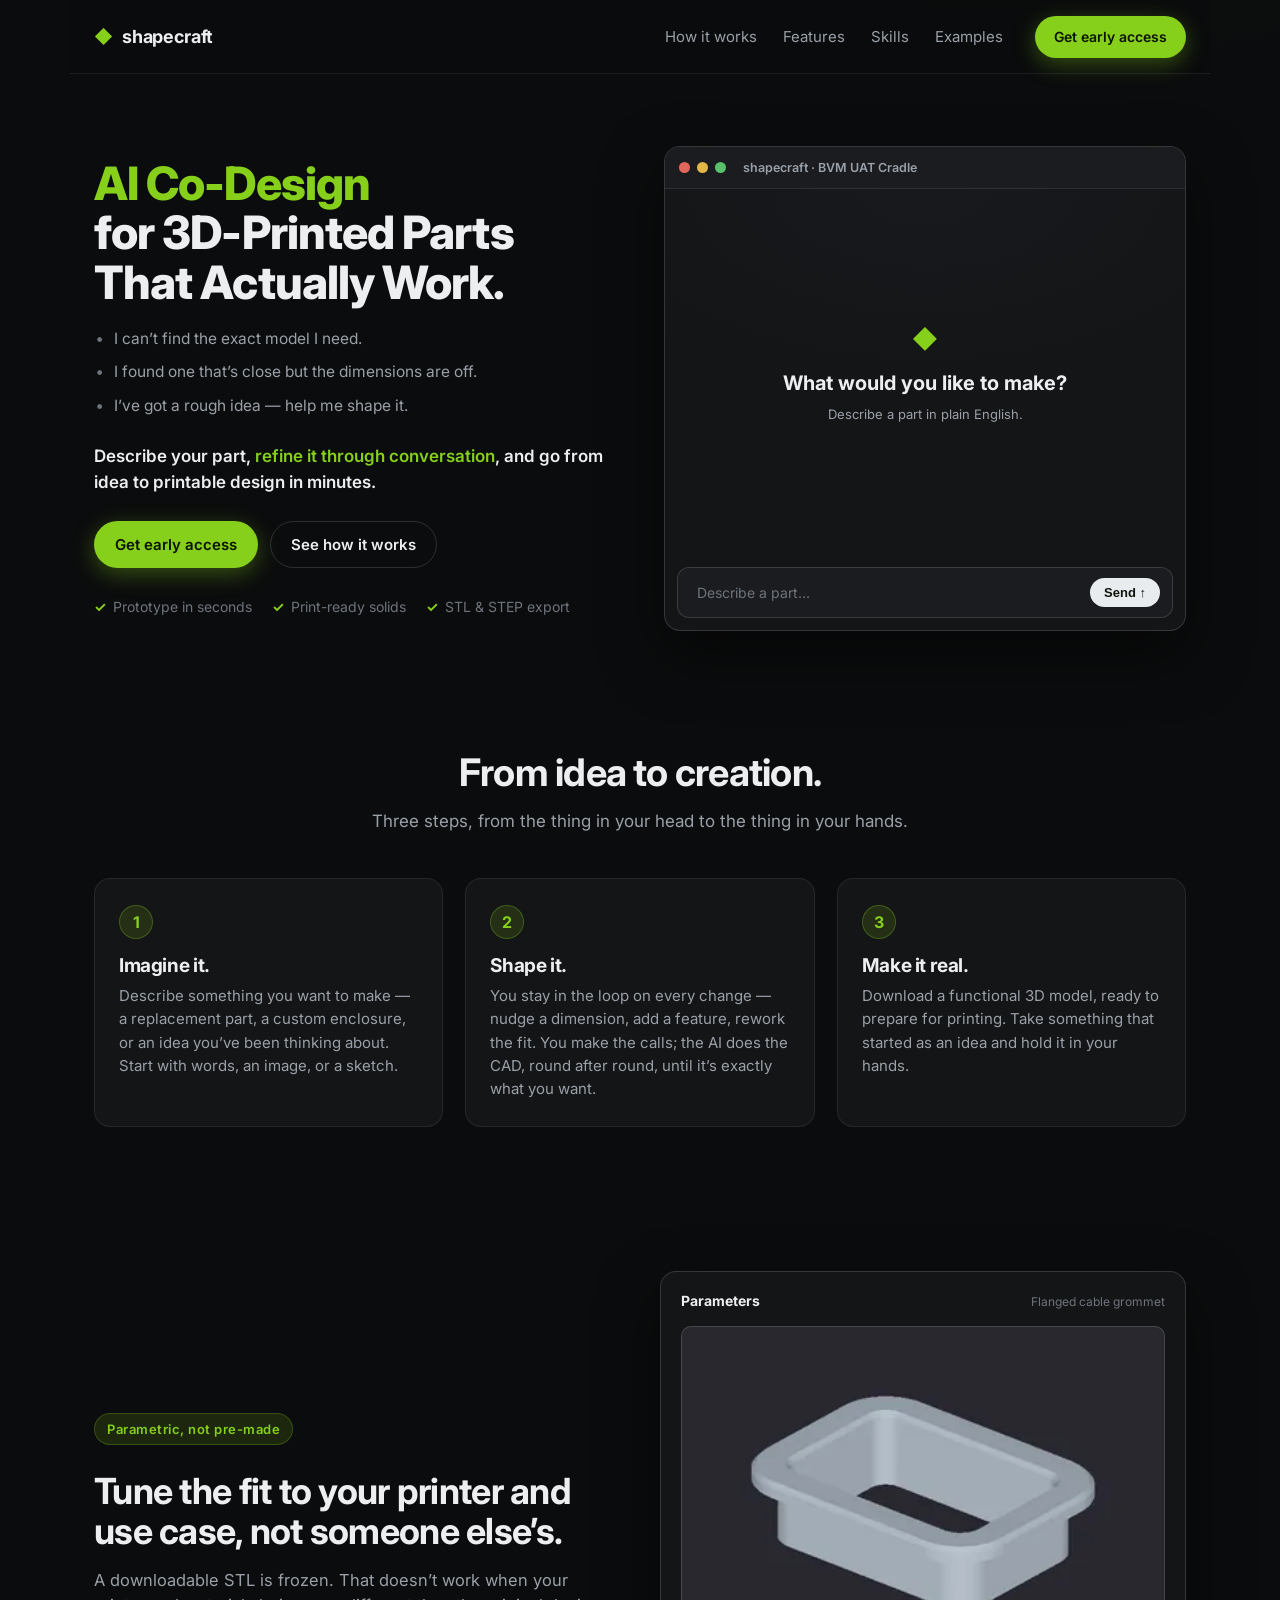
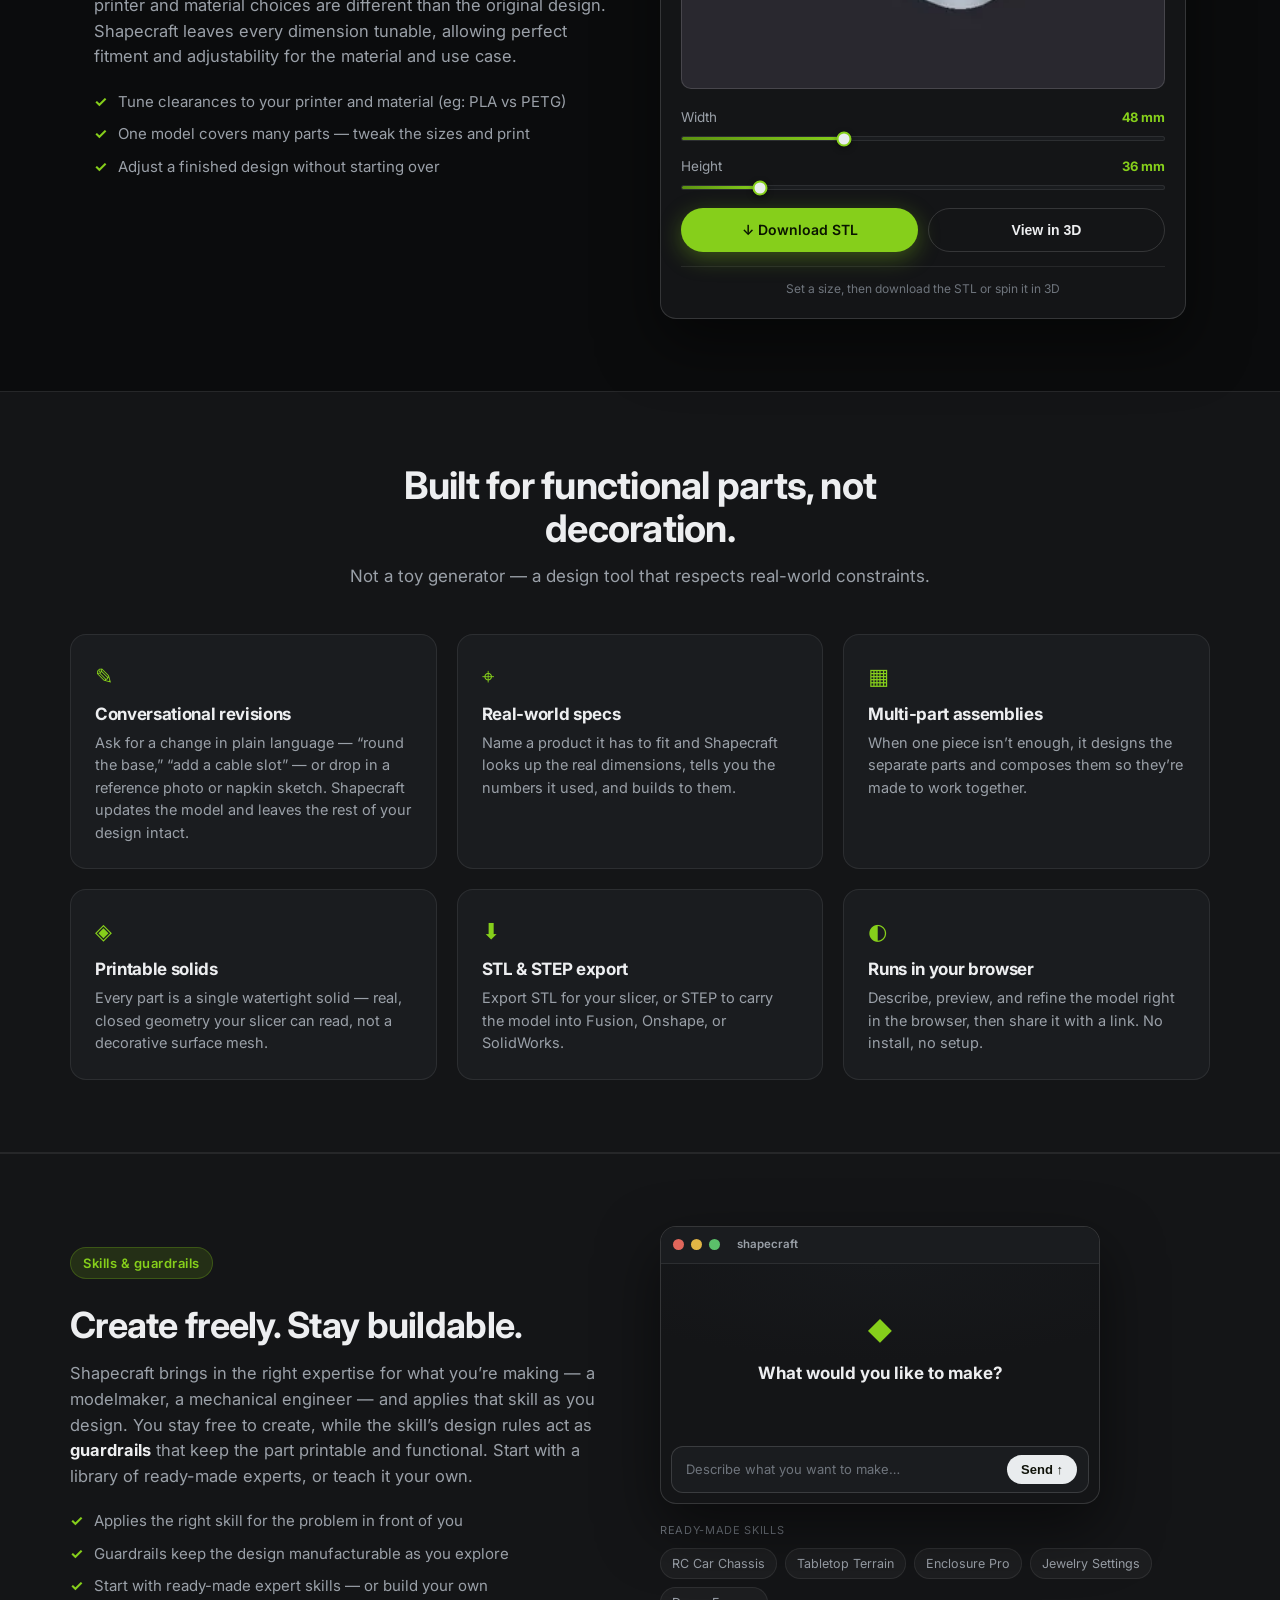
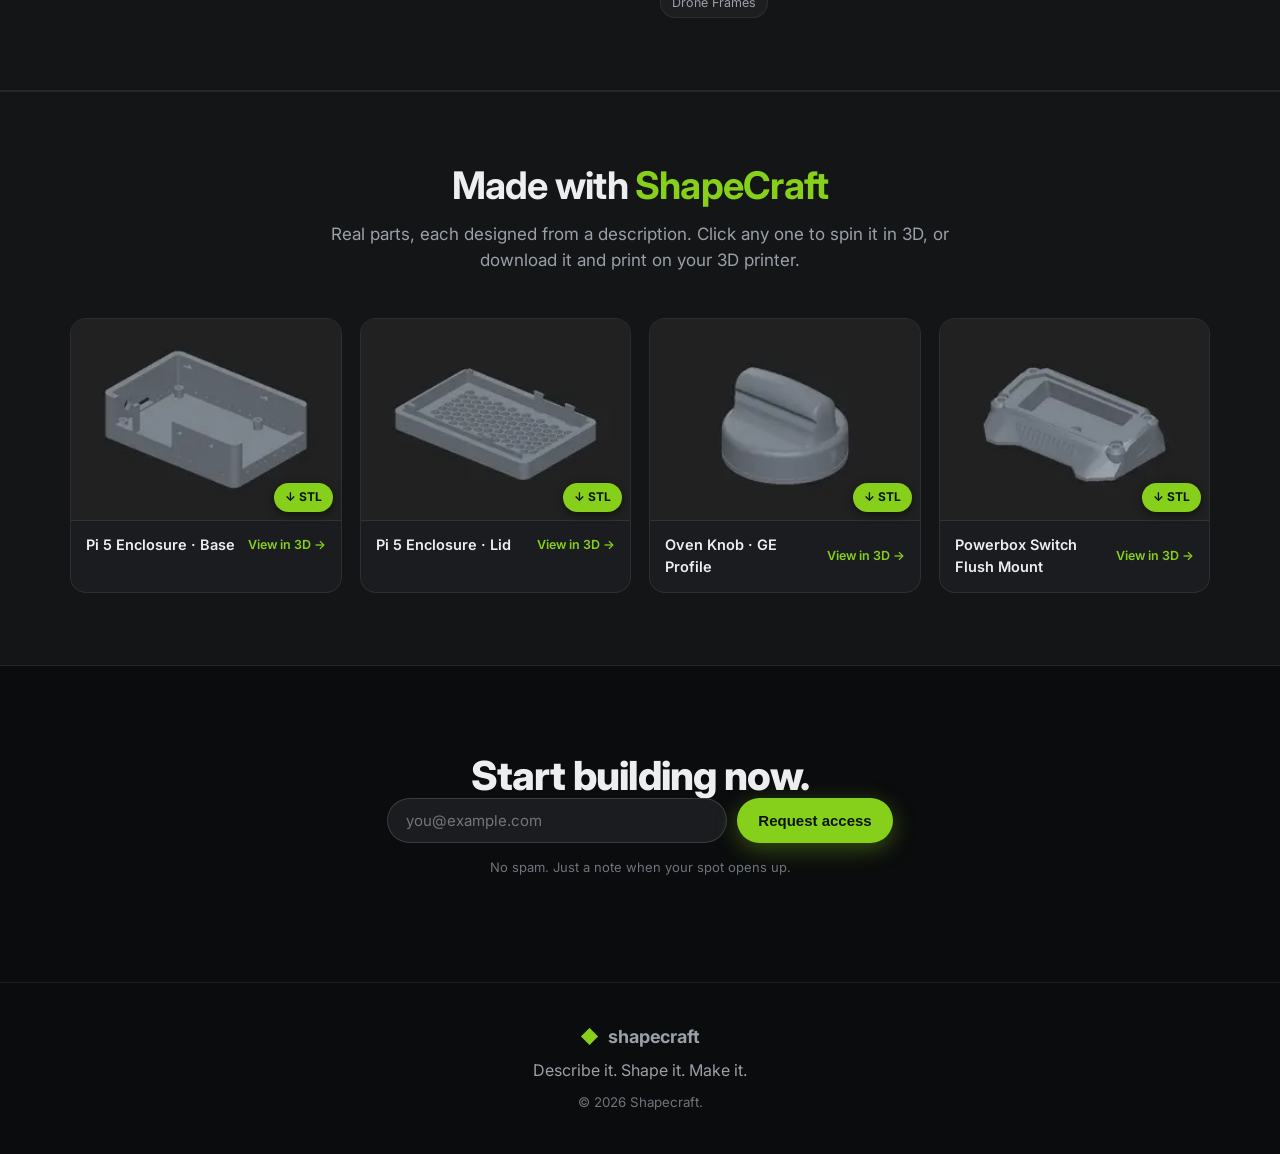
<file: index.html>
<!DOCTYPE html>
<html lang="en">
<head>
  <meta charset="UTF-8" />
  <meta name="viewport" content="width=device-width, initial-scale=1.0" />
  <title>Shapecraft — AI Co-Design for 3D-Printed Parts That Actually Work</title>
  <meta name="description" content="Can’t find the exact 3D model you need, or lack the CAD skills to design it? Shapecraft helps you create exactly what you need — no CAD experience required." />
  <meta property="og:title" content="Shapecraft — text to CAD for makers" />
  <meta property="og:description" content="Can’t find the exact 3D model you need, or lack the CAD skills to design it? Shapecraft helps you create exactly what you need — no CAD experience required." />
  <meta property="og:type" content="website" />
  <meta property="og:url" content="https://anupamdas2012.github.io/shapecraft-landing/" />
  <meta property="og:image" content="https://anupamdas2012.github.io/shapecraft-landing/assets/og.png" />
  <meta property="og:image:width" content="1200" />
  <meta property="og:image:height" content="630" />
  <meta name="twitter:card" content="summary_large_image" />
  <meta name="twitter:title" content="Shapecraft — text to CAD for makers" />
  <meta name="twitter:description" content="Can’t find the exact 3D model you need, or lack the CAD skills to design it? Shapecraft helps you create exactly what you need — no CAD experience required." />
  <meta name="twitter:image" content="https://anupamdas2012.github.io/shapecraft-landing/assets/og.png" />
  <link rel="preconnect" href="https://fonts.googleapis.com" />
  <link rel="preconnect" href="https://fonts.gstatic.com" crossorigin />
  <link href="https://fonts.googleapis.com/css2?family=Inter:wght@400;500;600;700;800&display=swap" rel="stylesheet" />
  <script type="importmap">
  {
    "imports": {
      "three": "https://cdn.jsdelivr.net/npm/three@0.160.0/build/three.module.js",
      "three/addons/": "https://cdn.jsdelivr.net/npm/three@0.160.0/examples/jsm/"
    }
  }
  </script>
  <link rel="stylesheet" href="styles.css" />
</head>
<body>
  <header class="nav">
    <a class="brand" href="#top" aria-label="Shapecraft home">
      <span class="brand-mark">◆</span><span class="brand-name">shapecraft</span>
    </a>
    <nav class="nav-links">
      <a href="#how">How it works</a>
      <a href="#features">Features</a>
      <a href="#skills">Skills</a>
      <a href="#gallery">Examples</a>
    </nav>
    <a class="btn btn-primary nav-cta" href="#cta">Get early access</a>
  </header>

  <main id="top">
    <!-- HERO -->
    <section class="hero">
      <div class="hero-copy">
        <h1><span class="accent">AI Co-Design</span><br />for 3D-Printed Parts<br />That Actually Work.</h1>
        <div class="hero-copy-rest">
        <ul class="pain-points">
          <li tabindex="0">
            <span class="pp-q">I can’t find the exact model I need.</span>
            <span class="pp-a"><span class="pp-a-inner"><span class="pp-who"><span class="pp-mark" aria-hidden="true">◆</span>Shapecraft</span><span class="pp-a-text">I can help you design that part. Let’s talk!</span></span></span>
          </li>
          <li tabindex="0">
            <span class="pp-q">I found one that’s close but the dimensions are off.</span>
            <span class="pp-a"><span class="pp-a-inner"><span class="pp-who"><span class="pp-mark" aria-hidden="true">◆</span>Shapecraft</span><span class="pp-a-text">Let’s make a design based off that, but we’ll make it parametric so you can fine-tune the dimensions.</span></span></span>
          </li>
          <li tabindex="0">
            <span class="pp-q">I’ve got a rough idea — help me shape it.</span>
            <span class="pp-a"><span class="pp-a-inner"><span class="pp-who"><span class="pp-mark" aria-hidden="true">◆</span>Shapecraft</span><span class="pp-a-text">Love it. Want to bring in an expert for your field and try a few variations?</span></span></span>
          </li>
        </ul>
        <p class="lede-lead">Describe your part, <span class="accent">refine it through conversation</span>, and go from idea to printable design in minutes.</p>
        <div class="hero-actions">
          <a class="btn btn-primary" href="#cta">Get early access</a>
          <a class="btn btn-ghost" href="#how">See how it works</a>
        </div>
        <ul class="hero-badges">
          <li>Prototype in seconds</li>
          <li>Print-ready solids</li>
          <li>STL &amp; STEP export</li>
        </ul>
        </div>
      </div>

      <!-- DEMO: shaping parts through conversation (JS plays a sequence of chapters) -->
      <div class="demo empty" id="demo" aria-label="Demo: shaping parts through conversation">
        <div class="demo-chrome">
          <span class="dot"></span><span class="dot"></span><span class="dot"></span>
          <span class="demo-tab">shapecraft</span>
        </div>
        <div class="demo-thread" id="demoThread">
          <div class="demo-empty">
            <span class="demo-empty-mark">◆</span>
            <span class="demo-empty-title">What would you like to make?</span>
            <span class="demo-empty-sub">Describe a part in plain English.</span>
          </div>
        </div>
        <div class="demo-composer">
          <div class="demo-field">
            <span class="demo-typed"></span><span class="demo-caret" aria-hidden="true"></span>
            <span class="demo-placeholder">Describe a part…</span>
          </div>
          <button class="demo-send" type="button" tabindex="-1">Send ↑</button>
        </div>
        <div class="demo-spin" aria-hidden="true">
          <video class="demo-spin-vid" muted loop playsinline></video>
          <img class="demo-spin-photo" alt="" />
          <span class="demo-spin-tag"></span>
        </div>
      </div>
    </section>

    <!-- HOW IT WORKS -->
    <section class="section" id="how">
      <div class="section-head">
        <h2>From idea to creation.</h2>
        <p>Three steps, from the thing in your head to the thing in your hands.</p>
      </div>
      <ol class="steps">
        <li>
          <div class="step-num">1</div>
          <h3>Imagine it.</h3>
          <p>Describe something you want to make — a replacement part, a custom enclosure, or an idea you’ve been thinking about. Start with words, an image, or a sketch.</p>
        </li>
        <li>
          <div class="step-num">2</div>
          <h3>Shape it.</h3>
          <p>You stay in the loop on every change — nudge a dimension, add a feature, rework the fit. You make the calls; the AI does the CAD, round after round, until it’s exactly what you want.</p>
        </li>
        <li>
          <div class="step-num">3</div>
          <h3>Make it real.</h3>
          <p>Download a functional 3D model, ready to prepare for printing. Take something that started as an idea and hold it in your hands.</p>
        </li>
      </ol>
    </section>

    <!-- PARAMETRIC -->
    <section class="section" id="parametric">
      <div class="param">
        <div class="param-copy">
          <div class="eyebrow">Parametric, not pre-made</div>
          <h2>Tune the fit to your printer and use case, not someone else’s.</h2>
          <p>A downloadable STL is frozen. That doesn’t work when your printer and material choices are different than the original design. Shapecraft leaves every dimension tunable, allowing perfect fitment and adjustability for the material and use case.</p>
          <ul class="param-points">
            <li>Tune clearances to your printer and material (eg: PLA vs PETG)</li>
            <li>One model covers many parts — tweak the sizes and print</li>
            <li>Adjust a finished design without starting over</li>
          </ul>
        </div>
        <div class="param-panel" id="paramPanel" aria-hidden="true">
          <div class="param-panel-head"><span>Parameters</span><span class="param-panel-sub">Flanged cable grommet</span></div>
          <div class="grommet-view" id="grommetView" role="img" aria-label="Preview of the cable grommet resizing as width and height change"></div>
          <div class="p-slider" data-param="width" data-unit="mm">
            <div class="p-row"><span class="p-label">Width</span><span class="p-val">60 mm</span></div>
            <div class="p-track"><div class="p-fill"></div><div class="p-thumb"></div></div>
          </div>
          <div class="p-slider" data-param="height" data-unit="mm">
            <div class="p-row"><span class="p-label">Height</span><span class="p-val">60 mm</span></div>
            <div class="p-track"><div class="p-fill"></div><div class="p-thumb"></div></div>
          </div>
          <div class="param-actions">
            <a class="btn btn-primary param-dl" id="grommetDl" download>↓ Download STL</a>
            <button class="btn btn-ghost param-view" id="grommetView3d" type="button">View in 3D</button>
          </div>
          <div class="param-panel-foot">Set a size, then download the STL or spin it in 3D</div>
        </div>
      </div>
    </section>

    <!-- FEATURES -->
    <section class="section section-alt" id="features">
      <div class="section-head">
        <h2>Built for functional parts, not decoration.</h2>
        <p>Not a toy generator — a design tool that respects real-world constraints.</p>
      </div>
      <div class="features">
        <article class="feature">
          <div class="feature-ico">✎</div>
          <h3>Conversational revisions</h3>
          <p>Ask for a change in plain language — “round the base,” “add a cable slot” — or drop in a reference photo or napkin sketch. Shapecraft updates the model and leaves the rest of your design intact.</p>
        </article>
        <article class="feature">
          <div class="feature-ico">⌖</div>
          <h3>Real-world specs</h3>
          <p>Name a product it has to fit and Shapecraft looks up the real dimensions, tells you the numbers it used, and builds to them.</p>
        </article>
        <article class="feature">
          <div class="feature-ico">▦</div>
          <h3>Multi-part assemblies</h3>
          <p>When one piece isn’t enough, it designs the separate parts and composes them so they’re made to work together.</p>
        </article>
        <article class="feature">
          <div class="feature-ico">◈</div>
          <h3>Printable solids</h3>
          <p>Every part is a single watertight solid — real, closed geometry your slicer can read, not a decorative surface mesh.</p>
        </article>
        <article class="feature">
          <div class="feature-ico">⬇</div>
          <h3>STL &amp; STEP export</h3>
          <p>Export STL for your slicer, or STEP to carry the model into Fusion, Onshape, or SolidWorks.</p>
        </article>
        <article class="feature">
          <div class="feature-ico">◐</div>
          <h3>Runs in your browser</h3>
          <p>Describe, preview, and refine the model right in the browser, then share it with a link. No install, no setup.</p>
        </article>
      </div>
    </section>

    <!-- SKILLS -->
    <section class="section section-alt" id="skills">
      <div class="skills">
        <div class="skills-copy">
          <div class="eyebrow">Skills &amp; guardrails</div>
          <h2>Create freely. Stay buildable.</h2>
          <p>Shapecraft brings in the right expertise for what you’re making — a modelmaker, a mechanical engineer — and applies that skill as you design. You stay free to create, while the skill’s design rules act as <strong>guardrails</strong> that keep the part printable and functional. Start with a library of ready-made experts, or teach it your own.</p>
          <ul class="param-points">
            <li>Applies the right skill for the problem in front of you</li>
            <li>Guardrails keep the design manufacturable as you explore</li>
            <li>Start with ready-made expert skills — or build your own</li>
          </ul>
        </div>
        <div class="skills-demo">
          <div class="skill-sim demo empty" id="skillSim" aria-label="Expert suggestion demo">
            <div class="demo-chrome">
              <span class="dot"></span><span class="dot"></span><span class="dot"></span>
              <span class="demo-tab">shapecraft</span>
            </div>
            <div class="demo-thread sim-thread">
              <div class="demo-empty"><span class="demo-empty-mark">◆</span><span class="demo-empty-title">What would you like to make?</span></div>
              <div class="d-msg user" hidden></div>
              <div class="d-msg bot" hidden>
                <p>Sure — want me to use the <strong>Architectural Modelmaker</strong> expert for this?</p>
                <div class="sim-expert">
                  <span class="skill-ava" aria-hidden="true">🤖</span>
                  <span class="skill-meta"><span class="skill-kind">Expert skill</span><span class="skill-title">Architectural Modelmaker</span></span>
                  <button class="sim-use" type="button" tabindex="-1">Use expert →</button>
                </div>
              </div>
            </div>
            <div class="demo-composer">
              <div class="demo-field"><span class="demo-typed"></span><span class="demo-caret" aria-hidden="true"></span><span class="demo-placeholder">Describe what you want to make…</span></div>
              <button class="demo-send" type="button" tabindex="-1">Send ↑</button>
            </div>
          </div>
          <div class="skill-hub">
            <span class="skill-hub-label">Ready-made skills</span>
            <div class="skill-chips">
              <span>RC Car Chassis</span><span>Tabletop Terrain</span><span>Enclosure Pro</span><span>Jewelry Settings</span><span>Drone Frames</span>
            </div>
          </div>
        </div>
      </div>
    </section>

    <!-- GALLERY -->
    <section class="section section-alt" id="gallery">
      <div class="section-head">
        <h2>Made with <span class="accent">ShapeCraft</span></h2>
        <p>Real parts, each designed from a description. Click any one to spin it in 3D, or download it and print on your 3D printer.</p>
      </div>
      <div class="market-grid">
        <figure class="listing" tabindex="0" role="button" data-model="assets/models/base.stl" data-title="Pi 5 Enclosure · Base" data-prompt="create a snap-fit enclosure for a Raspberry Pi 5" aria-label="View the Pi 5 Enclosure Base in 3D">
          <div class="listing-thumb spin" style="background-image:url('assets/market/spin/base.webp')" data-frames="24">
            <a class="listing-dl" href="assets/models/base.stl" download="Pi5-Enclosure-Base.stl">↓ STL</a>
          </div>
          <figcaption><span class="listing-title">Pi 5 Enclosure · Base</span><span class="listing-view">View in 3D →</span></figcaption>
        </figure>
        <figure class="listing" tabindex="0" role="button" data-model="assets/models/lid.stl" data-title="Pi 5 Enclosure · Lid" data-prompt="create a snap-fit enclosure for a Raspberry Pi 5" aria-label="View the Pi 5 Enclosure · Lid in 3D">
          <div class="listing-thumb spin" style="background-image:url('assets/market/spin/lid.webp')" data-frames="24">
            <a class="listing-dl" href="assets/models/lid.stl" download="Pi5-Enclosure-Lid.stl">↓ STL</a>
          </div>
          <figcaption><span class="listing-title">Pi 5 Enclosure · Lid</span><span class="listing-view">View in 3D →</span></figcaption>
        </figure>
        <figure class="listing" tabindex="0" role="button" data-model="assets/models/knob.stl" data-title="Oven Knob · GE Profile" data-prompt="A replacement oven knob for a GE Profile range, with a D-shaft socket." data-refs="assets/gallery/knob-ref.jpg" aria-label="View the Oven Knob in 3D">
          <div class="listing-thumb spin" style="background-image:url('assets/market/spin/knob.webp')" data-frames="24">
            <a class="listing-dl" href="assets/models/knob.stl" download="Oven-Knob-GE-Profile.stl">↓ STL</a>
          </div>
          <figcaption><span class="listing-title">Oven Knob · GE Profile</span><span class="listing-view">View in 3D →</span></figcaption>
        </figure>
        <figure class="listing" tabindex="0" role="button" data-model="assets/models/switch.stl" data-title="Powerbox Switch Flush Mount" data-prompt="A flush-mount tray for a Powerbox switch, with a sci-fi, RED-camera aesthetic." data-refs="assets/gallery/switch-ref.jpg" aria-label="View the Powerbox Switch Flush Mount in 3D">
          <div class="listing-thumb spin" style="background-image:url('assets/market/spin/switch.webp')" data-frames="24">
            <a class="listing-dl" href="assets/models/switch.stl" download="Powerbox-Switch-Flush-Mount.stl">↓ STL</a>
          </div>
          <figcaption><span class="listing-title">Powerbox Switch Flush Mount</span><span class="listing-view">View in 3D →</span></figcaption>
        </figure>
      </div>
    </section>

    <!-- CTA -->
    <section class="cta" id="cta">
      <h2>Start building now.</h2>
      <form class="cta-form" id="accessForm" action="https://api.web3forms.com/submit" method="POST">
        <input type="hidden" name="access_key" value="d494d766-dccd-443a-bec5-3c5b9d102a58" />
        <input type="hidden" name="subject" value="New Shapecraft early-access signup" />
        <input type="hidden" name="from_name" value="Shapecraft early access" />
        <input type="hidden" name="redirect" value="https://shapecraft.ai/thanks.html" />
        <input type="checkbox" name="botcheck" class="hp" tabindex="-1" autocomplete="off" aria-hidden="true" />
        <input type="email" name="email" id="accessEmail" placeholder="you@example.com" aria-label="Email address" required />
        <button class="btn btn-primary" type="submit">Request access</button>
      </form>
      <small class="cta-note">No spam. Just a note when your spot opens up.</small>
    </section>
  </main>

  <footer class="footer">
    <div class="brand"><span class="brand-mark">◆</span><span class="brand-name">shapecraft</span></div>
    <p>Describe it. Shape it. Make it.</p>
    <small>© <span id="year"></span> Shapecraft.</small>
  </footer>

  <!-- Interactive 3D part viewer -->
  <div class="viewer" id="viewer" hidden role="dialog" aria-modal="true" aria-label="3D part viewer">
    <div class="viewer-backdrop" data-close></div>
    <div class="viewer-dialog">
      <div class="viewer-top">
        <span class="viewer-title"></span>
        <button class="viewer-close" type="button" aria-label="Close" data-close>✕</button>
      </div>
      <div class="viewer-stage"></div>
      <div class="viewer-info">
        <p class="viewer-prompt"><span class="viewer-ilabel">Prompt</span> <span class="viewer-prompt-text"></span></p>
        <div class="viewer-refs" hidden></div>
      </div>
      <div class="viewer-foot">
        <span class="viewer-hint">Drag to rotate · scroll to zoom</span>
        <div class="viewer-foot-right"><span class="viewer-status"></span><a class="viewer-dl btn btn-primary" download>↓ Download STL</a></div>
      </div>
    </div>
  </div>

  <script src="script.js"></script>
</body>
</html>
</file>
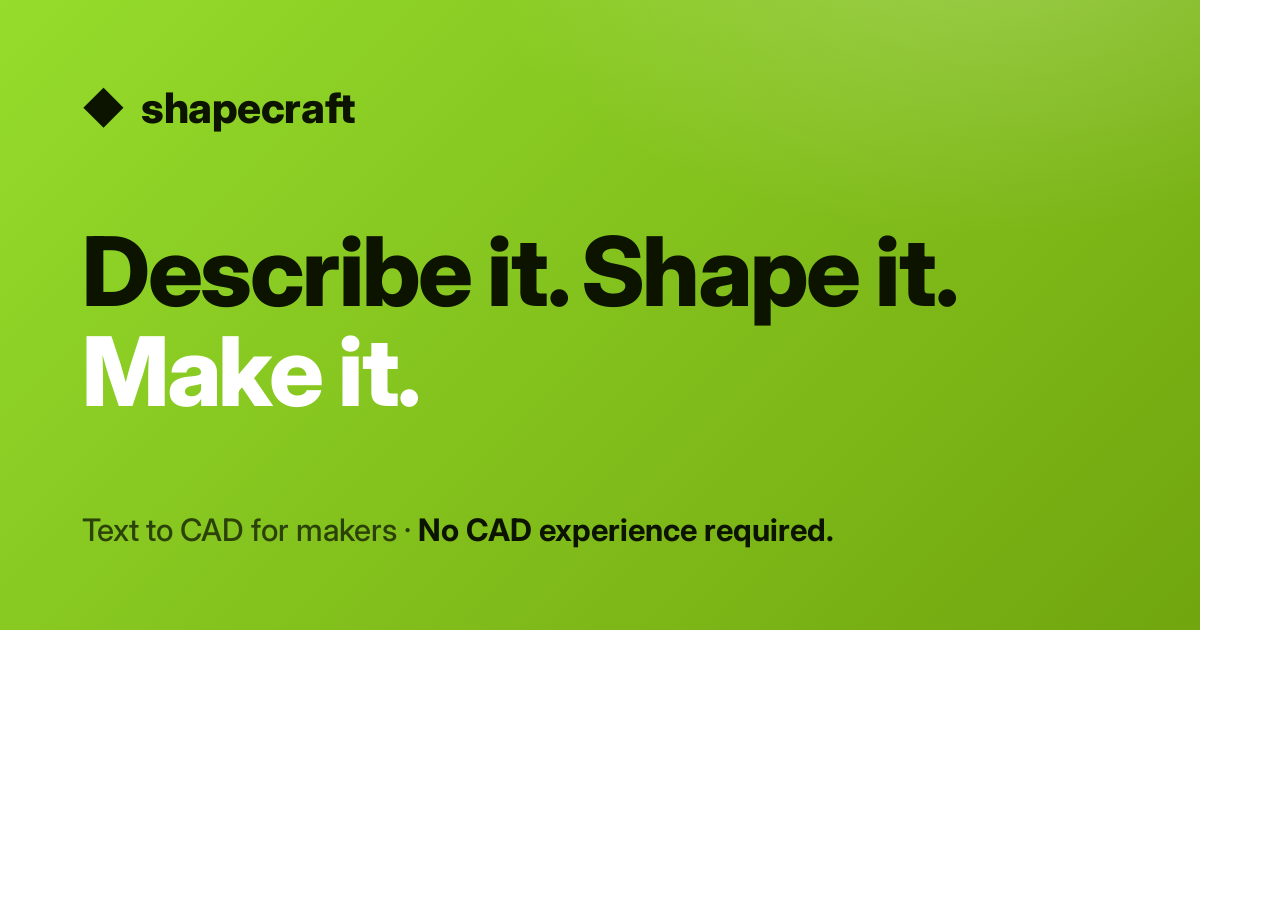
<file: og-card.html>
<!DOCTYPE html>
<html lang="en">
<head>
  <meta charset="UTF-8" />
  <link href="https://fonts.googleapis.com/css2?family=Inter:wght@400;600;700;800&display=swap" rel="stylesheet" />
  <style>
    * { margin: 0; box-sizing: border-box; }
    html, body { width: 1200px; height: 630px; }
    .card {
      width: 1200px; height: 630px; padding: 82px; overflow: hidden;
      background: radial-gradient(900px 560px at 82% -14%, rgba(255, 255, 255, .22), transparent 58%),
                  linear-gradient(135deg, #95dc2c 0%, #71a60e 100%);
      color: #0c1400; font-family: "Inter", system-ui, sans-serif;
      display: flex; flex-direction: column; justify-content: space-between;
    }
    .brand { display: flex; align-items: center; gap: 16px; }
    .brand .mark { color: #0c1400; font-size: 42px; }
    .brand .name { font-size: 42px; font-weight: 800; letter-spacing: -.01em; }
    h1 { font-size: 96px; font-weight: 800; line-height: 1.04; letter-spacing: -.025em; }
    h1 .accent { color: #ffffff; }
    .foot { font-size: 31px; color: rgba(12, 20, 0, .74); font-weight: 500; }
    .foot .g { color: #0c1400; font-weight: 700; }
  </style>
</head>
<body>
  <div class="card" id="card">
    <div class="brand"><span class="mark">◆</span><span class="name">shapecraft</span></div>
    <h1>Describe it. Shape it.<br /><span class="accent">Make it.</span></h1>
    <div class="foot">Text to CAD for makers · <span class="g">No CAD experience required.</span></div>
  </div>
</body>
</html>
</file>
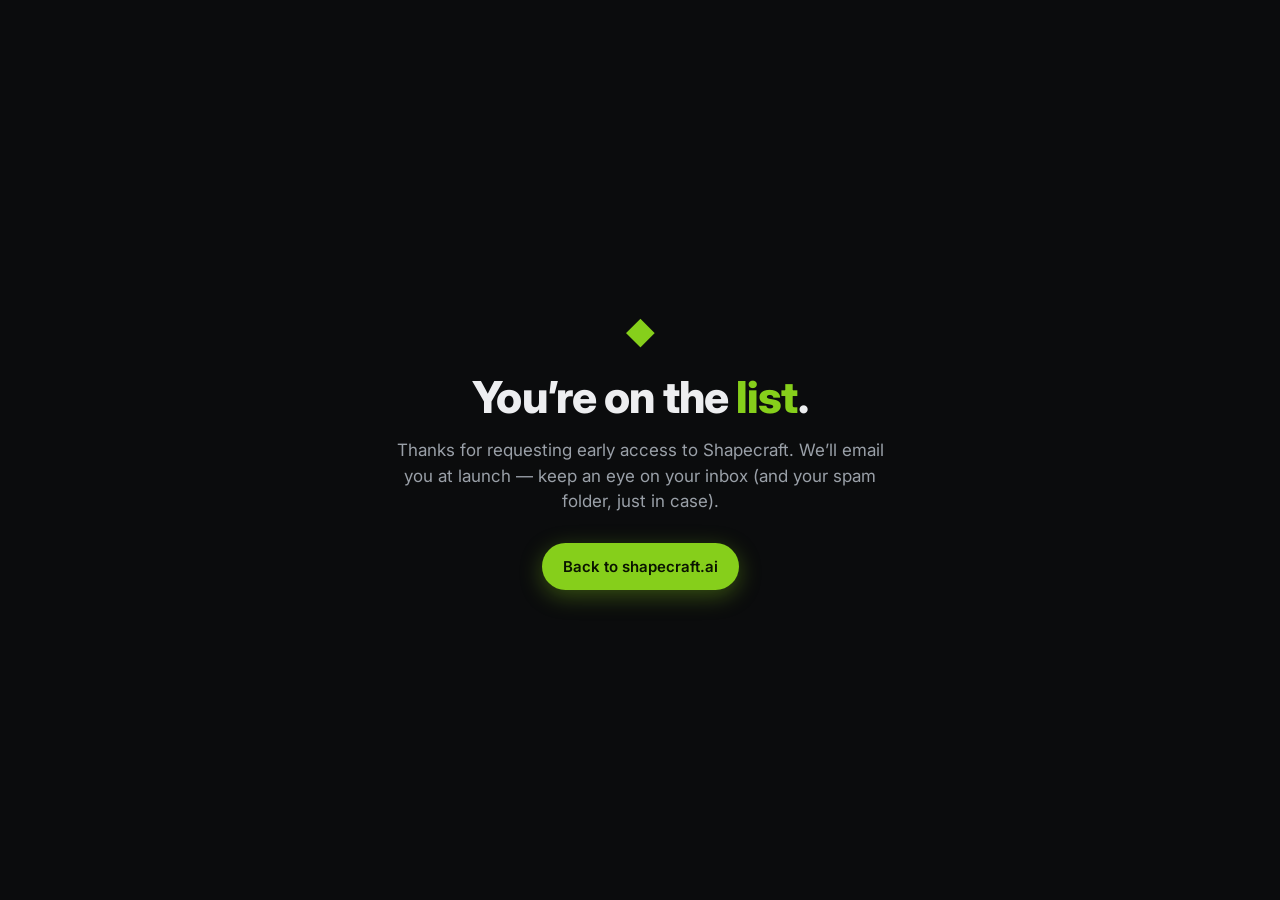
<file: thanks.html>
<!DOCTYPE html>
<html lang="en">
<head>
  <meta charset="UTF-8" />
  <meta name="viewport" content="width=device-width, initial-scale=1.0" />
  <title>You’re on the list — Shapecraft</title>
  <meta name="robots" content="noindex" />
  <link rel="preconnect" href="https://fonts.googleapis.com" />
  <link rel="preconnect" href="https://fonts.gstatic.com" crossorigin />
  <link href="https://fonts.googleapis.com/css2?family=Inter:wght@400;600;700;800&display=swap" rel="stylesheet" />
  <link rel="stylesheet" href="styles.css" />
  <style>
    body { background: var(--bg, #0b0c0d); color: var(--text, #edeef0); margin: 0; }
    .thanks { min-height: 100vh; display: grid; place-content: center; justify-items: center; text-align: center; gap: 16px; padding: 40px 24px; }
    .thanks .mark { color: var(--accent); font-size: 30px; }
    .thanks h1 { font-size: clamp(28px, 5vw, 44px); font-weight: 800; margin: 0; }
    .thanks p { color: var(--muted); font-size: 17px; line-height: 1.5; max-width: 30em; margin: 0; }
    .thanks .btn { margin-top: 12px; }
  </style>
</head>
<body>
  <main class="thanks">
    <div class="mark" aria-hidden="true">◆</div>
    <h1>You’re on the <span class="accent">list</span>.</h1>
    <p>Thanks for requesting early access to Shapecraft. We’ll email you at launch — keep an eye on your inbox (and your spam folder, just in case).</p>
    <a class="btn btn-primary" href="/">Back to shapecraft.ai</a>
  </main>
</body>
</html>
</file>
<file: styles.css>
:root {
  --bg: #0b0c0d;
  --bg-2: #141517;
  --bg-3: #1a1c1f;
  --line: rgba(255, 255, 255, .08);
  --line-2: rgba(255, 255, 255, .14);
  --text: #edeef0;
  --muted: #9aa0a8;
  --muted-2: #6e747c;
  --accent: #86cf1b;
  --accent-2: #76b900;
  --accent-weak: rgba(134, 207, 27, .14);
  --radius: 16px;
  --shadow: 0 24px 60px rgba(0, 0, 0, .5);
  --maxw: 1140px;
}

* { box-sizing: border-box; }

html { scroll-behavior: smooth; }

body {
  margin: 0;
  background: radial-gradient(1200px 700px at 78% -8%, rgba(134, 207, 27, .10), transparent 60%), var(--bg);
  color: var(--text);
  font-family: "Inter", system-ui, -apple-system, Segoe UI, Roboto, sans-serif;
  line-height: 1.55;
  -webkit-font-smoothing: antialiased;
}

a { color: inherit; text-decoration: none; }
h1, h2, h3 { line-height: 1.12; letter-spacing: -.02em; margin: 0; }
.accent { color: var(--accent); }

/* ---------- Buttons ---------- */
.btn {
  display: inline-flex; align-items: center; justify-content: center;
  padding: 11px 20px; border-radius: 999px; font-weight: 600; font-size: 15px;
  border: 1px solid transparent; cursor: pointer; transition: transform .12s, background .15s, border-color .15s;
}
.btn:active { transform: translateY(1px); }
.btn-primary { background: var(--accent); color: #0a1400; box-shadow: 0 6px 22px rgba(134, 207, 27, .35); }
.btn-primary:hover { background: #97e02b; }
.btn-ghost { background: transparent; color: var(--text); border-color: var(--line-2); }
.btn-ghost:hover { border-color: var(--accent); color: var(--accent); }

/* ---------- Nav ---------- */
.nav {
  position: sticky; top: 0; z-index: 20;
  display: flex; align-items: center; gap: 24px;
  max-width: var(--maxw); margin: 0 auto; padding: 16px 24px;
  backdrop-filter: blur(10px);
}
.nav::before {
  content: ""; position: absolute; inset: 0; z-index: -1;
  background: rgba(11, 12, 13, .72); border-bottom: 1px solid var(--line);
}
.brand { display: inline-flex; align-items: center; gap: 9px; font-weight: 700; }
.brand-mark { color: var(--accent); font-size: 18px; }
.brand-name { font-size: 18px; letter-spacing: -.01em; }
.nav-links { display: flex; gap: 26px; margin-left: auto; font-size: 15px; color: var(--muted); }
.nav-links a:hover { color: var(--text); }
.nav-cta { margin-left: 8px; padding: 9px 18px; font-size: 14px; }

/* ---------- Hero ---------- */
.hero {
  max-width: var(--maxw); margin: 0 auto; padding: 72px 24px 48px;
  display: grid; grid-template-columns: 1fr 1fr; gap: 48px; align-items: center;
}
.eyebrow {
  display: inline-block; font-size: 13px; font-weight: 600; letter-spacing: .04em;
  color: var(--accent); background: var(--accent-weak); border: 1px solid rgba(134, 207, 27, .25);
  padding: 5px 12px; border-radius: 999px; margin-bottom: 20px;
}
.hero h1 { font-size: clamp(29px, 4vw, 46px); font-weight: 800; line-height: 1.08; text-wrap: balance; }
.pain-points { list-style: none; padding: 0; margin: 20px 0 16px; max-width: 33em; display: flex; flex-direction: column; gap: 0; }
.pain-points li { position: relative; padding: 0 0 9px 20px; color: var(--muted); font-size: 15.5px; line-height: 1.45; outline: none; }
.pain-points li::before { content: "•"; position: absolute; left: 2px; top: 0; color: var(--muted-2); font-weight: 700; transition: color .2s ease; }
.pp-q { display: block; transition: color .2s ease; }
.pp-a { display: grid; grid-template-rows: 0fr; margin-left: 14px; opacity: 0; transition: grid-template-rows .09s cubic-bezier(.4, 0, .2, 1), opacity .07s ease, margin-top .09s ease; }
.pp-a-inner { overflow: hidden; min-height: 0; display: flex; flex-direction: column; gap: 3px; padding: 0 13px; background: var(--bg-3); border: 1px solid var(--line); border-radius: 13px 13px 13px 4px; color: #cfd3d8; font-size: 14px; line-height: 1.45; box-shadow: 0 6px 18px rgba(0, 0, 0, .4); transition: padding .09s ease; }
.pp-who { display: inline-flex; align-items: center; gap: 5px; color: var(--accent); font-weight: 700; font-size: 12.5px; }
.pp-mark { color: var(--accent); font-size: 11px; }
/* revealed: keyboard focus + mobile tap (.pp-open); hover added below for pointer devices */
.pain-points li:focus-within::before, .pain-points li.pp-open::before { color: var(--accent); }
.pain-points li:focus-within .pp-q, .pain-points li.pp-open .pp-q { color: #fff; font-weight: 700; }
.pain-points li:focus-within .pp-a, .pain-points li.pp-open .pp-a { grid-template-rows: 1fr; opacity: 1; margin-top: 8px; }
.pain-points li:focus-within .pp-a-inner, .pain-points li.pp-open .pp-a-inner { padding: 9px 13px; }
@media (hover: hover) {
  .pain-points li:hover::before { color: var(--accent); }
  .pain-points li:hover .pp-q { color: #fff; font-weight: 700; }
  .pain-points li:hover .pp-a { grid-template-rows: 1fr; opacity: 1; margin-top: 8px; }
  .pain-points li:hover .pp-a-inner { padding: 9px 13px; }
}
.lede-lead { font-size: 17px; font-weight: 600; color: var(--text); line-height: 1.5; max-width: 33em; margin: 2px 0 26px; }
.lede { color: var(--muted); font-size: 15.5px; max-width: 33em; margin: 0 0 26px; }
.hero-actions { display: flex; gap: 12px; flex-wrap: wrap; }
.hero-badges { list-style: none; display: flex; gap: 20px; flex-wrap: wrap; padding: 0; margin: 28px 0 0; color: var(--muted-2); font-size: 14px; }
.hero-badges li { display: flex; align-items: center; gap: 7px; }
.hero-badges li::before { content: "✓"; color: var(--accent); font-weight: 700; }

/* ---------- Demo mock (the app window) ---------- */
.demo {
  background: var(--bg-2); border: 1px solid var(--line-2); border-radius: var(--radius);
  box-shadow: var(--shadow); overflow: hidden; min-width: 0;
}
.demo-chrome {
  display: flex; align-items: center; gap: 7px; padding: 11px 14px;
  background: var(--bg-3); border-bottom: 1px solid var(--line);
}
.demo-chrome .dot { width: 11px; height: 11px; border-radius: 50%; background: #3a3d42; }
.demo-chrome .dot:nth-child(1) { background: #e0665b; }
.demo-chrome .dot:nth-child(2) { background: #e2b545; }
.demo-chrome .dot:nth-child(3) { background: #5bc06a; }
.demo-tab { margin-left: 10px; font-size: 12.5px; color: var(--muted); font-weight: 600; }

.demo { display: flex; flex-direction: column; position: relative; }
.demo-chrome { flex: none; }

/* conversation thread */
.demo-thread {
  height: 366px; position: relative; overflow-y: auto; scrollbar-width: none; padding: 16px 14px 6px;
  display: flex; flex-direction: column; gap: 11px;
  background: radial-gradient(120% 90% at 50% 0%, #17191c 0%, var(--bg-2) 62%);
}
.demo-thread::-webkit-scrollbar { display: none; }
/* empty state before the conversation starts */
.demo-empty { position: absolute; inset: 0; display: grid; place-content: center; justify-items: center; gap: 5px; text-align: center; padding: 0 24px;
  opacity: 0; transition: opacity .4s ease; pointer-events: none; }
.demo.empty .demo-empty { opacity: 1; }
.demo-empty-mark { color: var(--accent); font-size: 25px; margin-bottom: 4px; }
.demo-empty-title { font-size: 20px; font-weight: 700; color: var(--text); }
.demo-empty-sub { font-size: 13px; color: var(--muted); }
.d-msg { max-width: 90%; font-size: 13px; line-height: 1.45; opacity: 0; transform: translateY(7px); transition: opacity .35s ease, transform .35s ease; }
.d-msg[hidden] { display: none; }
.d-msg.show { opacity: 1; transform: none; }
.d-msg.user { align-self: flex-end; background: var(--accent-weak); border: 1px solid rgba(134, 207, 27, .3); color: #d7ecb6; padding: 9px 13px; border-radius: 14px 14px 4px 14px; }
.d-msg.bot { align-self: flex-start; }
.d-msg.bot > p { margin: 0; background: var(--bg-3); border: 1px solid var(--line); color: #cfd3d8; padding: 10px 13px; border-radius: 14px 14px 14px 4px; }
.d-msg.bot strong { color: var(--text); font-weight: 600; }

/* model card inside a bot reply */
.d-card { margin: 8px 0 0; border: 1px solid var(--line); border-radius: 12px; overflow: hidden; background: #202226; max-width: 320px; }
.d-card-stage { position: relative; aspect-ratio: 8 / 3; display: grid; place-items: center; background: #23252a; }
.d-card-stage img { position: absolute; inset: 0; width: 100%; height: 100%; object-fit: contain; opacity: 0; transition: opacity .55s ease; }
.d-card:not(.building) .d-card-stage img { opacity: 1; }
.d-card .spinner { opacity: 0; }
.d-card.building .spinner { opacity: 1; }
.d-card figcaption { display: flex; justify-content: space-between; align-items: center; gap: 10px; padding: 8px 12px; font-size: 11.5px; color: var(--muted); border-top: 1px solid var(--line); }
.d-card .d-tag { color: var(--accent); font-weight: 600; }

.spinner {
  width: 18px; height: 18px; border-radius: 50%;
  border: 2px solid rgba(134, 207, 27, .25); border-top-color: var(--accent);
  animation: spin .8s linear infinite;
}
@keyframes spin { to { transform: rotate(360deg); } }

/* composer */
.demo-composer {
  flex: none; margin: 12px; display: flex; align-items: center; gap: 10px;
  background: var(--bg-3); border: 1px solid var(--line-2); border-radius: 12px; padding: 10px 12px;
}
.demo-field { position: relative; flex: 1; min-height: 20px; font-size: 14px; color: var(--text); }
.demo-placeholder { color: var(--muted-2); }
.demo.typing .demo-placeholder { display: none; }
.demo-caret { display: inline-block; width: 2px; height: 16px; margin-left: 1px; vertical-align: -3px; background: var(--accent); opacity: 0; }
.demo.typing .demo-caret { opacity: 1; animation: blink 1s steps(1) infinite; }
@keyframes blink { 50% { opacity: 0; } }
.demo-send { background: #e9ecee; color: #10130a; border: 0; border-radius: 999px; padding: 7px 14px; font-size: 13px; font-weight: 600; flex: none; }

/* full-window spin at the end of the demo: the finished part, rotating */
.demo-spin { position: absolute; inset: 0; z-index: 6; display: grid; place-items: center; opacity: 0; visibility: hidden; transition: opacity .5s ease;
  background: radial-gradient(130% 120% at 50% 32%, #1c1e23 0%, #0e1013 72%); }
.demo.spinning .demo-spin { opacity: 1; visibility: visible; }
.demo-spin-vid { width: 100%; height: 100%; object-fit: contain; }
.demo-spin-photo { position: absolute; inset: 0; width: 100%; height: 100%; object-fit: cover; opacity: 0; transition: opacity .55s ease; }
.demo.photo .demo-spin-photo { opacity: 1; }
.demo-spin-tag { position: absolute; bottom: 14px; left: 50%; transform: translateX(-50%); white-space: nowrap; font-size: 12px; color: var(--muted);
  background: rgba(12, 13, 14, .62); border: 1px solid var(--line); padding: 4px 12px; border-radius: 999px; }

/* ---------- Sections ---------- */
.section { max-width: var(--maxw); margin: 0 auto; padding: 72px 24px; }
.section-alt { max-width: none; background: var(--bg-2); border-top: 1px solid var(--line); border-bottom: 1px solid var(--line); }
.section-alt > * { max-width: var(--maxw); margin-inline: auto; }
.section-head { text-align: center; max-width: 40em; margin: 0 auto 44px; }
.section-head h2 { font-size: clamp(27px, 3.4vw, 38px); font-weight: 700; }
.section-head p { color: var(--muted); font-size: 17px; margin: 14px 0 0; }

/* Steps */
.steps { list-style: none; display: grid; grid-template-columns: repeat(3, 1fr); gap: 22px; padding: 0; margin: 0; }
.steps li { background: var(--bg-2); border: 1px solid var(--line); border-radius: var(--radius); padding: 26px 24px; }
.section-alt .steps li { background: var(--bg-3); }
.step-num {
  width: 34px; height: 34px; border-radius: 50%; display: grid; place-items: center;
  background: var(--accent-weak); color: var(--accent); font-weight: 700; border: 1px solid rgba(134, 207, 27, .3); margin-bottom: 16px;
}
.steps h3 { font-size: 19px; margin-bottom: 8px; }
.steps p { color: var(--muted); font-size: 15px; margin: 0; }

/* Features */
.features { display: grid; grid-template-columns: repeat(3, 1fr); gap: 20px; }
.feature { background: var(--bg-3); border: 1px solid var(--line); border-radius: var(--radius); padding: 24px; transition: border-color .15s, transform .15s; }
.feature:hover { border-color: var(--line-2); transform: translateY(-3px); }
.feature-ico { font-size: 22px; color: var(--accent); margin-bottom: 12px; }
.feature h3 { font-size: 17px; margin-bottom: 8px; }
.feature p { color: var(--muted); font-size: 14.5px; margin: 0; }


/* Parametric */
.param { display: grid; grid-template-columns: 1fr 1fr; gap: 40px; align-items: center; }
.param-copy h2 { font-size: clamp(27px, 3.4vw, 36px); font-weight: 700; margin: 6px 0 0; }
.param-copy p { color: var(--muted); font-size: 16.5px; margin: 16px 0 0; }
.param-copy strong { color: var(--text); font-weight: 600; }
.param-points { list-style: none; padding: 0; margin: 20px 0 0; display: flex; flex-direction: column; gap: 9px; }
.param-points li { position: relative; padding-left: 24px; color: var(--muted); font-size: 15px; }
.param-points li::before { content: "✓"; position: absolute; left: 0; color: var(--accent); font-weight: 700; }
.param-points em { color: var(--text); font-style: italic; }
.param-panel { background: var(--bg-2); border: 1px solid var(--line-2); border-radius: var(--radius); padding: 18px 20px 20px; box-shadow: var(--shadow); }
.param-panel-head { display: flex; justify-content: space-between; align-items: baseline; margin-bottom: 14px; }
.param-panel-head span:first-child { font-weight: 700; font-size: 14px; color: var(--text); }
.param-panel-sub { font-size: 12px; color: var(--muted-2); }
.p-slider { margin: 15px 0; }
.p-row { display: flex; justify-content: space-between; align-items: baseline; margin-bottom: 8px; }
.p-label { font-size: 13.5px; color: var(--muted); }
.p-val { font-size: 13px; font-weight: 700; color: var(--accent); font-variant-numeric: tabular-nums; }
.p-track { position: relative; height: 5px; border-radius: 999px; background: var(--bg-3); border: 1px solid var(--line); }
.p-fill { position: absolute; left: 0; top: 0; bottom: 0; width: 50%; border-radius: 999px; background: linear-gradient(90deg, #5c9212, var(--accent)); }
.p-thumb { position: absolute; top: 50%; left: 50%; width: 15px; height: 15px; border-radius: 50%; background: #e9ecee; border: 2px solid var(--accent); transform: translate(-50%, -50%); box-shadow: 0 2px 6px rgba(0, 0, 0, .4); cursor: grab; }
.grommet-view { width: 100%; aspect-ratio: 4 / 3; margin-bottom: 18px; border-radius: 10px; overflow: hidden; border: 1px solid var(--line-2); background-color: #1a1c21; background-image: url("assets/param/grommet-sprite.webp"); background-repeat: no-repeat; background-size: 800% 800%; background-position: 42.857% 42.857%; }
.p-track { cursor: pointer; touch-action: none; }
.p-track::before { content: ""; position: absolute; inset: -13px 0; }
.p-track:active { cursor: grabbing; }
.param-actions { display: flex; gap: 10px; margin-top: 18px; }
.param-actions .btn { flex: 1; padding: 10px 14px; font-size: 14px; text-decoration: none; }
.param-panel-foot { margin-top: 14px; padding-top: 13px; border-top: 1px solid var(--line); font-size: 12px; color: var(--muted-2); text-align: center; }

/* Skills */
.skills { display: grid; grid-template-columns: 1fr 1fr; gap: 40px; align-items: center; }
.skills-copy h2 { font-size: clamp(27px, 3.4vw, 36px); font-weight: 700; margin: 6px 0 0; }
.skills-copy p { color: var(--muted); font-size: 16.5px; margin: 16px 0 0; }
.skills-copy strong { color: var(--text); }
/* compact sim: smaller than the hero demo */
.skill-sim { max-width: 440px; }
.skill-sim .demo-thread { height: 172px; padding: 13px 12px 4px; gap: 8px; }
.skill-sim .demo-chrome { padding: 9px 12px; }
.skill-sim .demo-tab { font-size: 11.5px; }
.skill-sim .d-msg { font-size: 12px; }
.skill-sim .d-msg.user, .skill-sim .d-msg.bot > p { padding: 7px 11px; }
.skill-sim .demo-composer { margin: 10px; padding: 8px 11px; }
.skill-sim .demo-field { font-size: 13px; }
.skill-sim .demo-empty-title { font-size: 17px; }
.skill-sim .sim-expert { padding: 8px 10px; gap: 9px; }
.skill-sim .skill-ava { width: 32px; height: 32px; font-size: 16px; border-radius: 9px; }
.sim-expert { display: flex; align-items: center; gap: 11px; margin-top: 9px; background: var(--bg-2); border: 1px solid var(--line-2); border-radius: 12px; padding: 10px 12px; }
.skill-ava { display: grid; place-items: center; width: 38px; height: 38px; border-radius: 10px; background: var(--accent-weak); border: 1px solid rgba(134, 207, 27, .35); font-size: 19px; flex: none; }
.skill-meta { display: flex; flex-direction: column; min-width: 0; flex: 1; }
.skill-kind { font-size: 10.5px; color: var(--accent); font-weight: 600; letter-spacing: .05em; text-transform: uppercase; }
.skill-title { font-size: 14.5px; font-weight: 700; color: var(--text); }
.sim-use { flex: none; background: var(--accent); color: #0a1400; border: 0; border-radius: 999px; padding: 6px 12px; font-size: 12.5px; font-weight: 700; cursor: pointer; transition: background .2s; }
.sim-use.used { background: var(--accent-weak); color: var(--accent); border: 1px solid rgba(134, 207, 27, .4); }
.skill-hub { margin-top: 18px; }
.skill-hub-label { display: block; font-size: 11px; color: var(--muted-2); text-transform: uppercase; letter-spacing: .06em; margin-bottom: 9px; }
.skill-chips { display: flex; flex-wrap: wrap; gap: 8px; }
.skill-chips span { font-size: 12.5px; color: var(--muted); background: rgba(255, 255, 255, .04); border: 1px solid var(--line); border-radius: 999px; padding: 5px 11px; }

/* Marketplace */
.market-grid { display: grid; grid-template-columns: repeat(4, 1fr); gap: 18px; }
.listing { margin: 0; background: var(--bg-3); border: 1px solid var(--line); border-radius: var(--radius); overflow: hidden; cursor: pointer; transition: transform .15s, border-color .15s; }
.listing:hover { transform: translateY(-3px); border-color: var(--line-2); }
.listing:focus-visible { outline: 2px solid var(--accent); outline-offset: 2px; }
.listing-thumb { aspect-ratio: 4 / 3; background: #202226; border-bottom: 1px solid var(--line); position: relative; }
.listing-dl { position: absolute; right: 8px; bottom: 8px; z-index: 2; background: var(--accent); color: #0a1400; font-size: 12px; font-weight: 700; padding: 5px 11px; border-radius: 999px; box-shadow: 0 3px 10px rgba(0, 0, 0, .45); }
.listing-dl:hover { background: #97e02b; }
.listing-thumb img { width: 100%; height: 100%; object-fit: cover; display: block; }
.listing-view { flex: none; font-size: 12.5px; font-weight: 600; color: var(--accent); }
/* turntable sprite: frame scrubs with horizontal mouse position on hover (background-size set by JS) */
.listing-thumb.spin { background-repeat: no-repeat; background-position: 0% center; background-size: 2400% 100%; }
.listing figcaption { display: flex; align-items: center; justify-content: space-between; gap: 10px; padding: 13px 15px; }
.listing-title { font-size: 14.5px; font-weight: 600; color: var(--text); }
.listing-price { flex: none; font-size: 12.5px; font-weight: 700; color: var(--accent); background: var(--accent-weak); border: 1px solid rgba(134, 207, 27, .3); border-radius: 999px; padding: 2px 10px; }
.listing-by { padding: 4px 15px 14px; font-size: 12px; color: var(--muted-2); }
.market-note { text-align: center; color: var(--muted); font-size: 15px; margin: 32px auto 0; }

/* Interactive 3D viewer modal */
.viewer { position: fixed; inset: 0; z-index: 100; display: grid; place-items: center; padding: 20px; }
.viewer[hidden] { display: none; }
.viewer-backdrop { position: absolute; inset: 0; background: rgba(6, 7, 8, .82); backdrop-filter: blur(4px); }
.viewer-dialog { position: relative; width: min(900px, 94vw); height: min(640px, 86vh); display: flex; flex-direction: column;
  background: var(--bg-2); border: 1px solid var(--line-2); border-radius: 16px; overflow: hidden; box-shadow: 0 30px 80px rgba(0, 0, 0, .6); }
.viewer-top { display: flex; align-items: center; justify-content: space-between; padding: 14px 18px; border-bottom: 1px solid var(--line); flex: none; }
.viewer-title { font-weight: 700; font-size: 15px; color: var(--text); }
.viewer-close { background: transparent; border: 0; color: var(--muted); font-size: 18px; cursor: pointer; padding: 2px 7px; border-radius: 7px; line-height: 1; }
.viewer-close:hover { color: var(--text); background: rgba(255, 255, 255, .07); }
.viewer-stage { position: relative; flex: 1; min-height: 0; background: radial-gradient(130% 120% at 50% 20%, #26282d, #191b1e); }
.viewer-stage canvas { display: block; width: 100%; height: 100%; }
.viewer-foot { display: flex; align-items: center; justify-content: space-between; gap: 12px; padding: 10px 18px; border-top: 1px solid var(--line); font-size: 12px; color: var(--muted-2); flex: none; }
.viewer-status { color: var(--accent); }
.viewer-status:empty { display: none; }
.viewer-info { flex: none; display: flex; align-items: center; gap: 14px; padding: 11px 18px; border-top: 1px solid var(--line); }
.viewer-prompt { margin: 0; flex: 1; min-width: 0; font-size: 13.5px; color: var(--muted); line-height: 1.4; }
.viewer-ilabel { color: var(--accent); font-weight: 700; font-size: 10.5px; text-transform: uppercase; letter-spacing: .05em; margin-right: 7px; }
.viewer-prompt-text { color: var(--text); font-style: italic; }
.viewer-refs { flex: none; display: flex; gap: 8px; }
.viewer-refs[hidden] { display: none; }
.viewer-refs img { width: 58px; height: 44px; object-fit: cover; border-radius: 6px; border: 1px solid var(--line-2); background: #202226; cursor: zoom-in; display: block; }
.viewer-foot-right { display: flex; align-items: center; gap: 12px; }
.viewer-dl { padding: 7px 15px; font-size: 13px; white-space: nowrap; }

/* CTA */
.cta { max-width: 720px; margin: 24px auto; padding: 64px 24px 80px; text-align: center; }
.cta h2 { font-size: clamp(27px, 3.6vw, 40px); font-weight: 800; }
.cta p { color: var(--muted); font-size: 17px; margin: 14px 0 26px; }
.cta-form { display: flex; gap: 10px; justify-content: center; flex-wrap: wrap; }
.cta-form input {
  flex: 1; min-width: 240px; max-width: 340px; background: var(--bg-3); border: 1px solid var(--line-2);
  border-radius: 999px; padding: 12px 18px; color: var(--text); font-size: 15px; font-family: inherit;
}
.cta-form input:focus { outline: none; border-color: var(--accent); }
.cta-note { display: block; margin-top: 14px; color: var(--muted-2); font-size: 13px; }
.cta-done { color: var(--accent); font-weight: 600; font-size: 16.5px; margin: 0; }
.cta-error { flex-basis: 100%; color: #e0776b; font-size: 13.5px; margin: 10px 0 0; }
.hp { position: absolute; left: -9999px; width: 1px; height: 1px; overflow: hidden; }

/* Footer */
.footer { border-top: 1px solid var(--line); text-align: center; padding: 40px 24px; color: var(--muted); }
.footer .brand { justify-content: center; margin-bottom: 8px; }
.footer p { margin: 0 0 6px; }
.footer small { color: var(--muted-2); }

/* ---------- Responsive ---------- */
@media (max-width: 900px) {
  /* Mobile hero order: headline, then the demo, then the rest of the copy */
  .hero { display: flex; flex-direction: column; gap: 24px; padding-top: 48px; }
  .hero-copy { display: contents; }
  .hero h1 { order: 1; margin: 0; }
  .demo { order: 2; }
  .hero-copy-rest { order: 3; }
  .hero-copy-rest > :first-child { margin-top: 0; }
  .steps, .features { grid-template-columns: 1fr; }
  .market-grid { grid-template-columns: 1fr 1fr; }
  .param, .skills { grid-template-columns: 1fr; }
  .param-panel { order: -1; }
  .nav-links { display: none; }
}
@media (max-width: 560px) {
  .market-grid { grid-template-columns: 1fr; }
  .hero-badges { gap: 12px; }
}
@media (prefers-reduced-motion: reduce) {
  html { scroll-behavior: auto; }
  .d-msg, .d-card-stage img { transition: none; }
  .spinner { animation: none; }
  .demo-caret { animation: none; }
  .pp-a, .pp-a-inner, .pp-q, .pain-points li::before { transition: none; }
}
</file>
